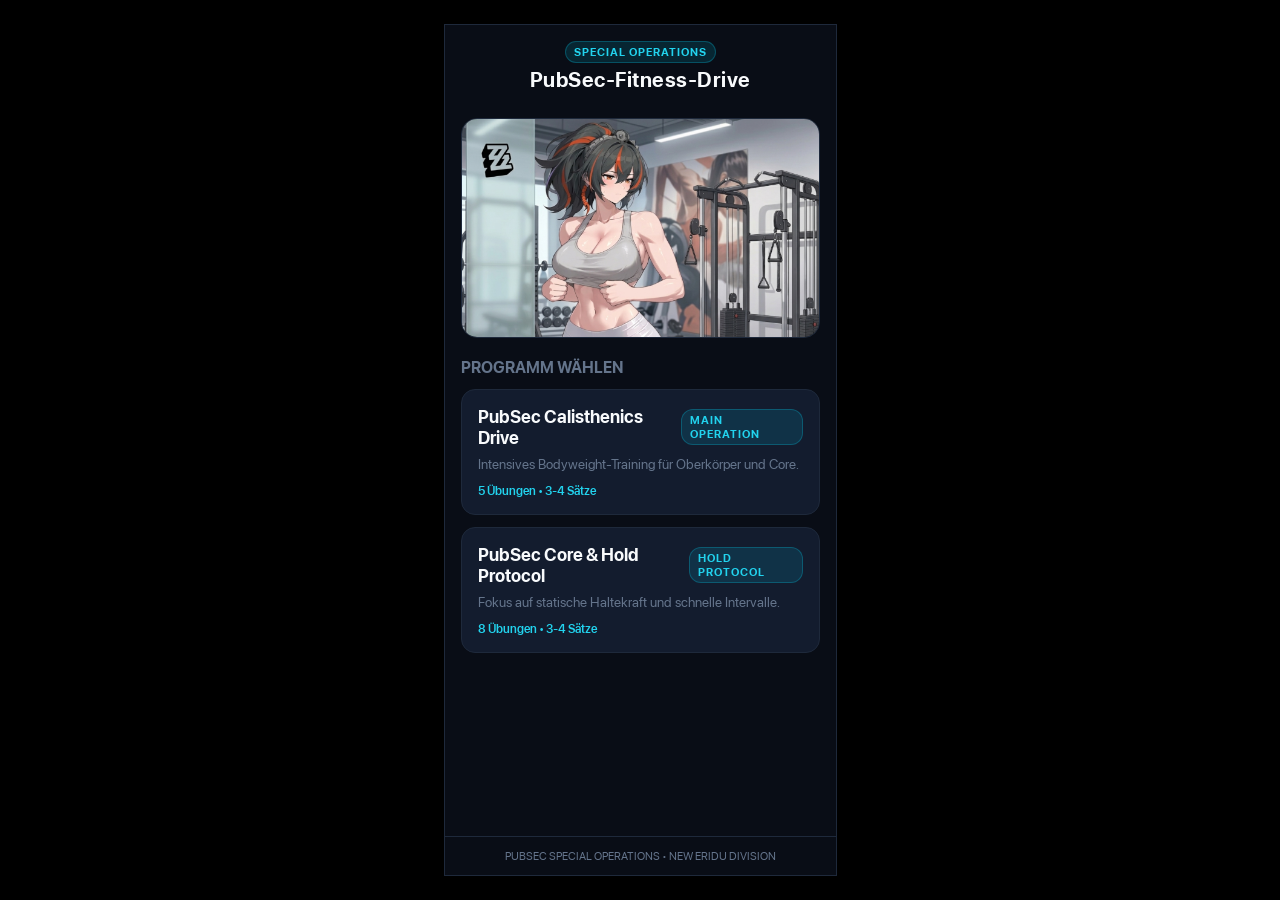
<file: index.html>
<!DOCTYPE html>
<html lang="de">
<head>
    <meta charset="UTF-8">
    <meta name="viewport" content="width=device-width, initial-scale=1.0, maximum-scale=1.0, user-scalable=no">
    <title>PubSec-Fitness-Drive</title>

    <!-- CSS für sofortiges Styling -->
    <link rel="stylesheet" href="css/style.css">

    <!-- Lädt alle Meta-Tags, Favicons und den Footer automatisch -->
    <script src="js/components.js"></script>
</head>
<body>

<div class="app-viewport">
    <header>
        <div class="badge">SPECIAL OPERATIONS</div>
        <h1>PubSec-Fitness-Drive</h1>
    </header>

    <div class="content">
        <!-- Zhu Yuan Hero Banner -->
        <div class="hero-card">
            <img src="public/zhuyuan_hero.png" alt="Zhu Yuan">
        </div>

        <h2 style="font-size: 1rem; color: var(--text-muted); margin-top: 8px;">PROGRAMM WÄHLEN</h2>

        <!-- Programmliste -->
        <div id="programList" style="display: flex; flex-direction: column; gap: 12px;"></div>
    </div>

    <!-- Automatisch befüllter Footer -->
    <div id="appFooter"></div>
</div>

<script src="js/programs.js"></script>
<script src="js/main.js"></script>
</body>
</html>
</file>
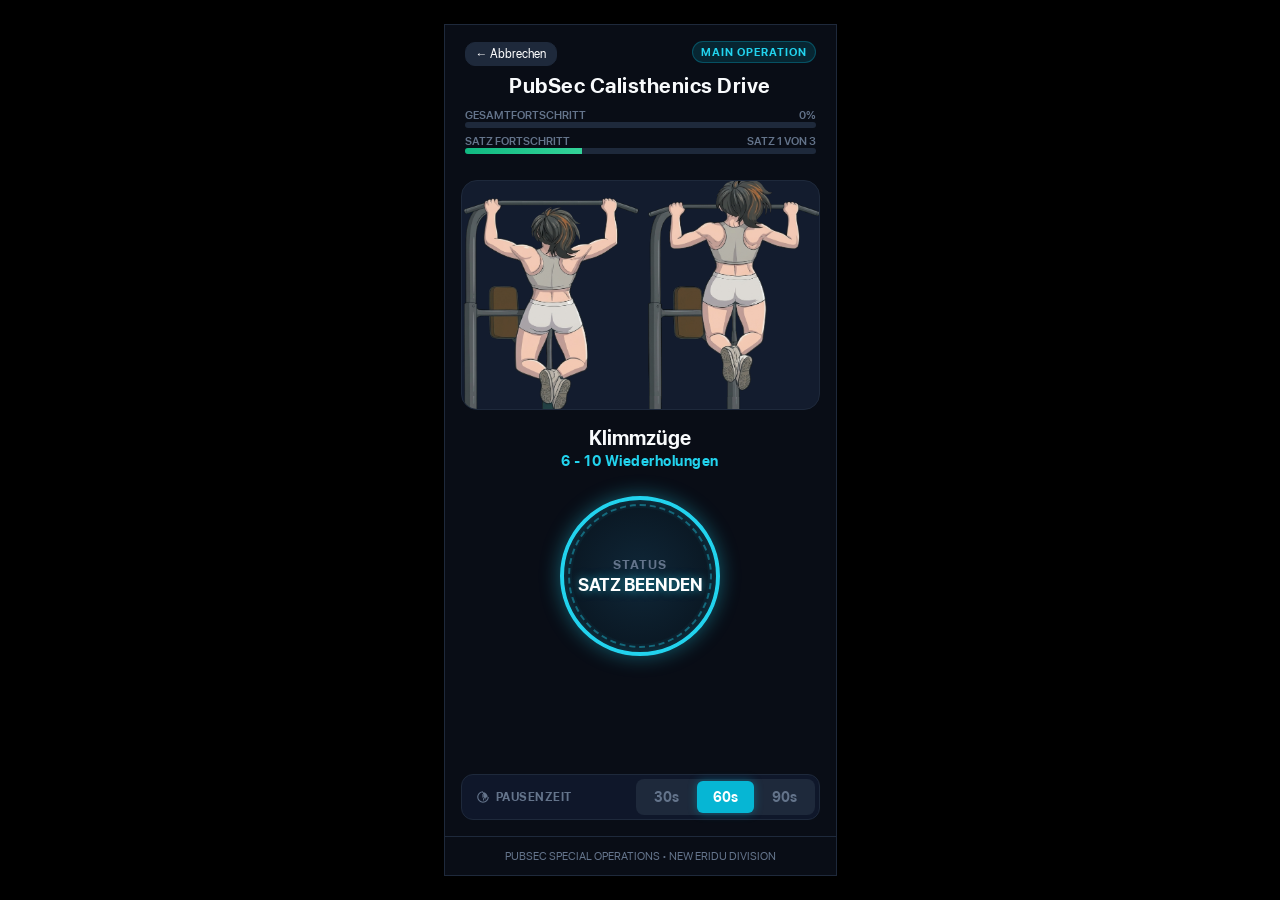
<file: workout.html>
<!DOCTYPE html>
<html lang="de">
<head>
    <meta charset="UTF-8">
    <meta name="viewport" content="width=device-width, initial-scale=1.0, maximum-scale=1.0, user-scalable=no">
    <title>PubSec-Fitness-Drive</title>

    <!-- CSS für sofortiges Styling -->
    <link rel="stylesheet" href="css/style.css">

    <!-- Lädt alle Meta-Tags, Favicons und den Footer automatisch -->
    <script src="js/components.js"></script>
</head>
<body>

<div class="app-viewport">
    <header>
        <div style="display: flex; justify-content: space-between; align-items: center;">
            <button class="btn-secondary" onclick="window.location.href='index.html'"
                    style="padding: 4px 10px; font-size: 0.75rem;">← Abbrechen
            </button>
            <div class="badge" id="programBadge">DRIVE</div>
        </div>
        <h1 id="workoutTitle" style="margin-top: 6px;">Workout</h1>

        <!-- Doppel-Fortschrittsbalken -->
        <div class="progress-section">
            <div>
                <div class="progress-label-row">
                    <span>Gesamtfortschritt</span>
                    <span id="totalPercentText">0%</span>
                </div>
                <div class="progress-bar-container">
                    <div class="progress-bar" id="totalProgressBar"></div>
                </div>
            </div>

            <div>
                <div class="progress-label-row">
                    <span>Satz Fortschritt</span>
                    <span id="setText">Satz 1 von 3</span>
                </div>
                <div class="progress-bar-container">
                    <div class="progress-bar set-bar" id="setProgressBar"></div>
                </div>
            </div>
        </div>
    </header>

    <!-- Workout View Content ... -->
    <div class="content" id="workoutView">
        <div class="exercise-image-box" id="imageContainer">
            <span>[ Übungsbild ]</span>
        </div>

        <div style="text-align: center; margin-top: 4px;">
            <h2 id="exerciseName" style="font-size: 1.25rem;">Übung</h2>
            <div id="exerciseReps"
                 style="color: var(--accent); font-size: 0.9rem; font-weight: 700; margin-top: 2px; letter-spacing: 0.5px;">
                6 - 10 REPS
            </div>
        </div>

        <!-- Großer Sci-Fi Rund-Button -->
        <div class="round-button-container">
            <div class="round-core-btn" id="coreBtn" onclick="handleCoreBtnClick()">
                <span class="btn-label" id="coreBtnLabel">STATUS</span>
                <span class="btn-main-text" id="coreBtnMainText">SATZ BEENDEN</span>
            </div>
        </div>

        <!-- Pause Zeit-Auswahl & Optionaler 4. Satz -->
        <div style="margin-top: auto; display: flex; flex-direction: column; gap: 10px;">
            <button class="btn-optional hidden" id="optionalBtn" onclick="addOptionalSet()">+ 4. Satz hinzufügen
                (Optional)
            </button>

            <div class="pause-selector" id="pauseOptions">
                <div class="pause-label">
                    <svg viewBox="0 0 24 24">
                        <path d="M12,2A10,10 0 0,0 2,12A10,10 0 0,0 12,22A10,10 0 0,0 22,12A10,10 0 0,0 12,24M12,4A8,8 0 0,1 20,12A8,8 0 0,1 12,20A8,8 0 0,1 4,12A8,8 0 0,1 12,4M12.5,7H11V13L16.25,16.15L17,15L12.5,12.25Z"/>
                    </svg>
                    Pausenzeit
                </div>
                <div class="segmented-control">
                    <button class="segmented-btn" id="btn30" onclick="setPauseTime(30)">30s</button>
                    <button class="segmented-btn active" id="btn60" onclick="setPauseTime(60)">60s</button>
                    <button class="segmented-btn" id="btn90" onclick="setPauseTime(90)">90s</button>
                </div>
            </div>
        </div>
    </div>

    <!-- Finish View -->
    <div class="content hidden" id="finishView" style="text-align: center; justify-content: center;">
        <div class="finish-circle-container">
            <div class="finish-core-circle">
                <span class="finish-icon">✓</span>
            </div>
        </div>
        <h2 style="color: #10b981; font-size: 1.6rem; margin-bottom: 6px;">Mission Completed!</h2>
        <p style="color: var(--text-muted); font-size: 0.85rem; line-height: 1.4; margin-bottom: 16px;">Einsatzprotokoll
            erfolgreich synchronisiert. Die körperliche Integrität wurde maximiert.</p>

        <button class="btn-finish" onclick="window.location.href='index.html'">ZURÜCK ZUM HAUPTMENÜ</button>
    </div>

    <!-- Automatisch befüllter Footer -->
    <div id="appFooter"></div>
</div>

<script src="js/programs.js"></script>
<script src="js/workout.js"></script>
</body>
</html>
</file>
<file: css/style.css>
/* Lokale Fonts importieren */
@import url('../fonts/fonts.css');

:root {
    --primary: #06b6d4;          /* Sci-Fi Cyan / PubSec */
    --primary-hover: #0891b2;
    --bg: #090d16;
    --card-bg: #131c2e;
    --text: #f8fafc;
    --text-muted: #64748b;
    --accent: #22d3ee;           /* Bright Cyan Glow */
    --border: #1e293b;
}

* {
    box-sizing: border-box;
    margin: 0;
    padding: 0;
    /* Nutzung der lokal geladenen Schrift mit System-Fallbacks */
    font-family: 'SF Pro Display', -apple-system, BlinkMacSystemFont, "Segoe UI", Roboto, sans-serif;
    -webkit-tap-highlight-color: transparent;
}

body {
    background-color: #000000;
    color: var(--text);
    min-height: 100vh;
    display: flex;
    justify-content: center;
    align-items: center;
}

/* iPhone 15 Viewport Container */
.app-viewport {
    width: 100%;
    max-width: 393px;
    height: 100vh;
    max-height: 852px;
    background-color: var(--bg);
    display: flex;
    flex-direction: column;
    position: relative;
    overflow-y: auto;
    border: 1px solid var(--border);
    box-shadow: 0 0 40px rgba(0, 0, 0, 0.8);
}

header {
    padding: 16px 20px 10px 20px;
    text-align: center;
}

.badge {
    display: inline-block;
    background: rgba(6, 182, 212, 0.15);
    color: var(--accent);
    font-size: 0.7rem;
    font-weight: 700;
    padding: 3px 8px;
    border-radius: 12px;
    letter-spacing: 1px;
    margin-bottom: 4px;
    border: 1px solid rgba(6, 182, 212, 0.3);
}

h1 {
    font-size: 1.3rem;
    font-weight: 800;
    letter-spacing: 0.5px;
}

.content {
    padding: 16px;
    flex: 1;
    display: flex;
    flex-direction: column;
    gap: 12px;
}

/* ==========================================================================
   STARTSEITE (index.html) STYLES
   ========================================================================== */

/* Zhu Yuan Hero Banner */
.hero-card {
    width: 100%;
    height: 220px;
    background: var(--card-bg);
    border-radius: 16px;
    overflow: hidden;
    position: relative;
    border: 1px solid var(--border);
    display: flex;
    align-items: center;
    justify-content: center;
}

.hero-card img {
    width: 100%;
    height: 100%;
    object-fit: cover;
}

.hero-card span {
    color: var(--text-muted);
    font-size: 0.85rem;
    padding: 10px;
    text-align: center;
}

/* Programm-Karten auf der Startseite */
.program-card {
    background: var(--card-bg);
    border: 1px solid var(--border);
    border-radius: 14px;
    padding: 16px;
    display: flex;
    flex-direction: column;
    gap: 8px;
    cursor: pointer;
    transition: transform 0.2s, border-color 0.2s;
}

.program-card:active {
    transform: scale(0.98);
}

.program-card:hover {
    border-color: var(--accent);
}

.program-title {
    font-size: 1.1rem;
    font-weight: 700;
    color: var(--text);
}

.program-desc {
    font-size: 0.85rem;
    color: var(--text-muted);
}

.program-meta {
    font-size: 0.75rem;
    color: var(--accent);
    font-weight: 600;
    margin-top: 4px;
}

/* ==========================================================================
   WORKOUT SCREEN (workout.html) STYLES
   ========================================================================== */

/* Dual Progress Bars Header Section */
.progress-section {
    display: flex;
    flex-direction: column;
    gap: 6px;
    margin-top: 10px;
}

.progress-label-row {
    display: flex;
    justify-content: space-between;
    font-size: 0.7rem;
    color: var(--text-muted);
    font-weight: 600;
    text-transform: uppercase;
}

.progress-bar-container {
    width: 100%;
    background: #1e293b;
    border-radius: 6px;
    height: 6px;
    overflow: hidden;
}

.progress-bar {
    height: 100%;
    background: linear-gradient(90deg, #0284c7, var(--accent));
    width: 0%;
    transition: width 0.3s ease;
}

.progress-bar.set-bar {
    background: linear-gradient(90deg, #10b981, #34d399);
}

/* Exercise Image Box */
.exercise-image-box {
    width: 100%;
    height: 230px;
    background: var(--card-bg);
    border-radius: 16px;
    overflow: hidden;
    border: 1px solid var(--border);
    display: flex;
    align-items: center;
    justify-content: center;
}

.exercise-image-box img {
    width: 100%;
    height: 100%;
    object-fit: cover;
}

/* Großer Runder Sci-Fi Button (Mit Eieruhr-Radial-Progress) */
.round-button-container {
    display: flex;
    justify-content: center;
    align-items: center;
    margin: 15px 0 10px 0;
}

.round-core-btn {
    width: 160px;
    height: 160px;
    border-radius: 50%;
    background: radial-gradient(circle, #0f2738 0%, #09131d 100%);
    border: 4px solid var(--accent);
    box-shadow: 0 0 20px rgba(34, 211, 238, 0.4), inset 0 0 15px rgba(34, 211, 238, 0.2);
    display: flex;
    flex-direction: column;
    align-items: center;
    justify-content: center;
    cursor: pointer;
    position: relative;
    transition: transform 0.1s ease, box-shadow 0.2s ease;
    padding: 10px;
}

.round-core-btn:active {
    transform: scale(0.95);
    box-shadow: 0 0 30px rgba(34, 211, 238, 0.7);
}

/* Aktiver Eieruhr-Timer Ring (Wird via JS mit --progress befüllt) */
.round-core-btn.holding-active {
    background: conic-gradient(
        var(--accent) 0deg,
        var(--accent) var(--progress, 0deg),
        #09131d var(--progress, 0deg),
        #09131d 360deg
    );
    box-shadow: 0 0 30px rgba(34, 211, 238, 0.7), inset 0 0 20px rgba(34, 211, 238, 0.4);
}

/* Innerer Kern des Buttons, damit der Hintergrund dunkel bleibt */
.round-core-btn::after {
    content: '';
    position: absolute;
    inset: 8px;
    background: radial-gradient(circle, #0f2738 0%, #09131d 100%);
    border-radius: 50%;
    z-index: 1;
}

/* Sci-Fi Ring Deko (Nur wenn nicht im Halte-Modus) */
.round-core-btn:not(.holding-active)::before {
    content: '';
    position: absolute;
    width: 140px;
    height: 140px;
    border-radius: 50%;
    border: 2px dashed rgba(34, 211, 238, 0.4);
    animation: rotateRing 20s linear infinite;
    z-index: 1;
}

@keyframes rotateRing {
    from { transform: rotate(0deg); }
    to { transform: rotate(360deg); }
}

.round-core-btn .btn-label,
.round-core-btn .btn-main-text,
.round-core-btn .btn-timer-text {
    position: relative;
    z-index: 2;
}

.btn-label {
    font-size: 0.8rem;
    color: var(--text-muted);
    font-weight: 700;
    letter-spacing: 1px;
    text-transform: uppercase;
}

.btn-main-text {
    font-size: 1.1rem;
    font-weight: 800;
    color: #ffffff;
    text-align: center;
    margin-top: 2px;
    text-shadow: 0 0 10px rgba(34, 211, 238, 0.6);
}

.btn-timer-text {
    font-size: 2.2rem;
    font-weight: 900;
    color: var(--accent);
    font-family: monospace;
    text-shadow: 0 0 15px rgba(34, 211, 238, 0.8);
}

/* ==========================================================================
   ANIMIERTER ABSCHLUSS-KREIS (Finish View)
   ========================================================================== */
.finish-circle-container {
    display: flex;
    justify-content: center;
    align-items: center;
    margin: 10px 0;
}

.finish-core-circle {
    width: 120px;
    height: 120px;
    border-radius: 50%;
    background: radial-gradient(circle, rgba(16, 185, 129, 0.25) 0%, rgba(9, 13, 22, 0.9) 100%);
    border: 3px solid #10b981;
    box-shadow: 0 0 25px rgba(16, 185, 129, 0.5), inset 0 0 15px rgba(16, 185, 129, 0.3);
    display: flex;
    flex-direction: column;
    align-items: center;
    justify-content: center;
    position: relative;
    animation: pulseCore 2.5s ease-in-out infinite;
}

@keyframes pulseCore {
    0% { transform: scale(1); box-shadow: 0 0 15px rgba(16, 185, 129, 0.4); }
    50% { transform: scale(1.05); box-shadow: 0 0 30px rgba(16, 185, 129, 0.7); }
    100% { transform: scale(1); box-shadow: 0 0 15px rgba(16, 185, 129, 0.4); }
}

.finish-core-circle::before {
    content: '';
    position: absolute;
    width: 100px;
    height: 100px;
    border-radius: 50%;
    border: 2px dashed rgba(16, 185, 129, 0.6);
    animation: rotateCounterRing 12s linear infinite;
}

@keyframes rotateCounterRing {
    from { transform: rotate(360deg); }
    to { transform: rotate(0deg); }
}

.finish-icon {
    font-size: 2.2rem;
    color: #10b981;
    text-shadow: 0 0 12px rgba(16, 185, 129, 0.9);
    z-index: 2;
}

/* ==========================================================================
   PAUSEN-SELECTOR MIT UHR-ICON
   ========================================================================== */
.pause-selector {
    display: flex;
    align-items: center;
    justify-content: space-between;
    background: #0f172a;
    border: 1px solid var(--border);
    border-radius: 12px;
    padding: 4px;
    gap: 4px;
}

.pause-label {
    display: flex;
    align-items: center;
    gap: 6px;
    font-size: 0.75rem;
    color: var(--text-muted);
    font-weight: 700;
    padding-left: 10px;
    text-transform: uppercase;
    letter-spacing: 0.5px;
}

.pause-label svg {
    width: 14px;
    height: 14px;
    fill: var(--text-muted);
}

.segmented-control {
    display: flex;
    background: #1e293b;
    border-radius: 8px;
    padding: 2px;
    gap: 2px;
}

.segmented-btn {
    background: transparent;
    border: none;
    color: var(--text-muted);
    padding: 8px 16px;
    font-size: 0.85rem;
    font-weight: 700;
    border-radius: 6px;
    cursor: pointer;
    transition: all 0.2s ease;
}

.segmented-btn.active {
    background: var(--primary);
    color: #ffffff;
    box-shadow: 0 0 10px rgba(6, 182, 212, 0.4);
}

/* Neuer Sci-Fi Finish Button */
.btn-finish {
    background: linear-gradient(135deg, #0284c7, var(--primary));
    color: white;
    font-weight: 800;
    font-size: 1rem;
    letter-spacing: 0.5px;
    padding: 16px 24px;
    border-radius: 12px;
    border: 1px solid var(--accent);
    box-shadow: 0 0 20px rgba(34, 211, 238, 0.4);
    cursor: pointer;
    transition: all 0.2s ease;
    width: 100%;
    margin-top: 20px;
}

.btn-finish:active {
    transform: scale(0.97);
    box-shadow: 0 0 30px rgba(34, 211, 238, 0.7);
}

button.btn-secondary {
    background: #1e293b;
    color: white;
    padding: 8px 16px;
    font-size: 0.85rem;
    border: 1px solid var(--border);
    border-radius: 10px;
    cursor: pointer;
}

button.btn-secondary.active {
    background: var(--primary);
    border-color: var(--accent);
    color: #fff;
}

.btn-optional {
    background: transparent;
    color: var(--text-muted);
    width: 100%;
    border: 1px dashed var(--border);
    padding: 10px;
    border-radius: 10px;
    font-size: 0.85rem;
    cursor: pointer;
}

.btn-optional:hover {
    border-color: var(--accent);
    color: var(--accent);
}

.hidden {
    display: none !important;
}
</file>
